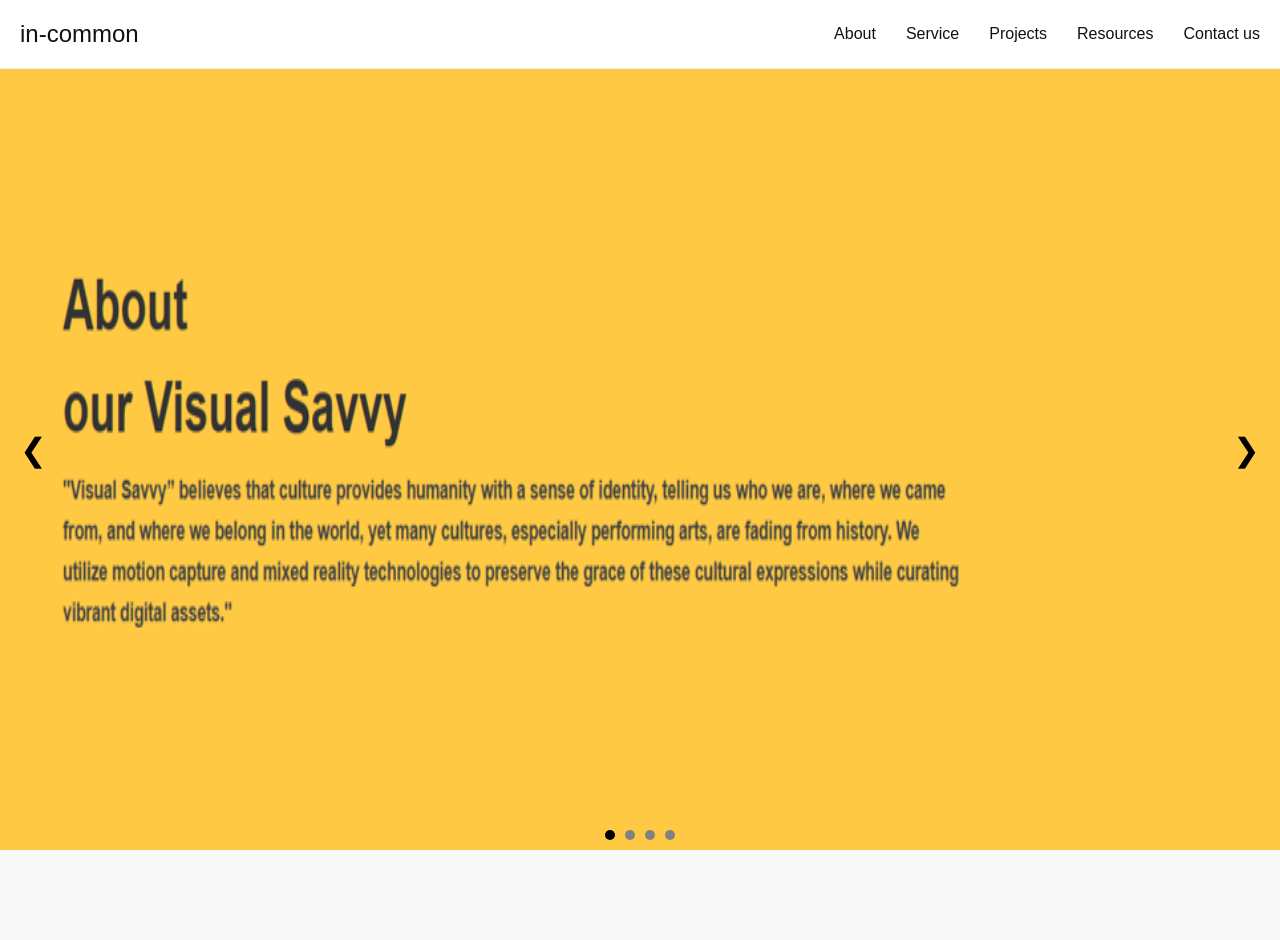
<file: index.html>
<!DOCTYPE html>
<html lang="th">
<head>
  <title>หน้าหลัก</title>
  <meta charset="utf-8">
  <meta name="viewport" content="width=device-width, initial-scale=1">
  <!-- <link rel="stylesheet" href="https://maxcdn.bootstrapcdn.com/bootstrap/3.4.1/css/bootstrap.min.css">
  <script src="https://ajax.googleapis.com/ajax/libs/jquery/3.7.1/jquery.min.js"></script>
  <script src="https://maxcdn.bootstrapcdn.com/bootstrap/3.4.1/js/bootstrap.min.js"></script> -->
  <link rel="stylesheet" href="css/style.css">

  <style>
    .carousel-container {
        width: 100%;
        height: 100%;
        max-width: 1800px; /* ปรับขนาดตามต้องการ */
        margin: 50px auto;
        position: relative;
        overflow: hidden;
    }

    .carousel-slide {
        display: flex;
        width: 100%;
        transition: transform 0.5s ease-in-out;
    }

    .carousel-item {
        flex: 0 0 100%;
    }

    .carousel-item img {
        width: 1700px;
        height: 800px;
        display: block;
        margin: auto;
    }

    .carousel-control {
        position: absolute;
        top: 50%;
        transform: translateY(-50%);
        font-size: 2em;
        color: black;
        background: none;
        border: none;
        cursor: pointer;
        padding: 10px;
        z-index: 10;
    }

    .prev-button {
        left: 10px;
    }

    .next-button {
        right: 10px;
    }

    .carousel-indicators {
        position: absolute;
        bottom: 10px;
        left: 50%;
        transform: translateX(-50%);
        display: flex;
    }

    .indicator {
        width: 10px;
        height: 10px;
        border-radius: 50%;
        background-color: gray;
        margin: 0 5px;
        cursor: pointer;
        border: none;
    }

    .indicator.active {
        background-color: black;
    }
</style>
   

</head>
<body>
    <header>
        <div class="container">
            <div class="logo">
                <a href="#">in-common</a>
            </div>
            <nav>
                <ul>
                    <li><a href="Pages/about.html">About</a></li>
                    <li><a href="Pages/service.html">Service</a></li>
                    <li><a href="Pages/projects.html">Projects</a></li>
                    <li><a href="">Resources</a></li>
                    <li><a href="Pages/contact.html">Contact us</a></li>
                </ul>
            </nav>
        </div>
    </header>

    <div class="carousel-container">
        <div class="carousel-slide">
            <div class="carousel-item">
                <a href="Pages/about.html">
                    <img src="images/WebPageAbout.png" alt="หน้า 1">
                </a>
            </div>
            <div class="carousel-item">
                <a href="https://www.facebook.com/?locale=th_TH" target="_blank">
                    <img src="images/apps-facebook-login.png" alt="หน้า 2">
                </a>
            </div>
            <div class="carousel-item">
                <a href="https://www.youtube.com/" target="_blank">
                    <img src="images/youtube-logo.png" alt="หน้า 3">
                </a>
            </div>
            <div class="carousel-item">
                <a href="https://www.google.co.th/?hl=th" target="_blank">
                    <img src="images/Google.png" alt="หน้า 4">
                </a>
            </div>
        </div>
        <button class="carousel-control prev-button">&#10094;</button>
        <button class="carousel-control next-button">&#10095;</button>
        <div class="carousel-indicators">
            <button class="indicator active"></button>
            <button class="indicator"></button>
            <button class="indicator"></button>
            <button class="indicator"></button>
        </div>
    </div>

    <footer>
    </footer>
    <script>
        const carouselContainer = document.querySelector('.carousel-container');
        const carouselSlide = document.querySelector('.carousel-slide');
        const carouselItems = document.querySelectorAll('.carousel-item');
        const prevButton = document.querySelector('.prev-button');
        const nextButton = document.querySelector('.next-button');
        const indicatorsContainer = document.querySelector('.carousel-indicators');
        const indicators = document.querySelectorAll('.indicator');

        let counter = 0;
        let slideWidth;

        function updateSlideWidth() {
            if (carouselItems.length > 0) {
                slideWidth = carouselItems[0].offsetWidth;
                carouselSlide.style.transform = `translateX(${-slideWidth * counter}px)`;
            }
        }

        
        updateSlideWidth();
        window.addEventListener('resize', updateSlideWidth);

        function goToSlide(index) {
            if (carouselItems.length === 0) return; 

            if (index >= carouselItems.length) counter = 0;
            else if (index < 0) counter = carouselItems.length - 1;
            else counter = index;

            carouselSlide.style.transform = `translateX(${-slideWidth * counter}px)`;
            updateIndicators();
        }

        function nextSlide() {
            goToSlide(counter + 1);
        }

        function prevSlide() {
            goToSlide(counter - 1);
        }

        function updateIndicators() {
            indicators.forEach(indicator => indicator.classList.remove('active'));
            if (indicators[counter]) {
                indicators[counter].classList.add('active');
            }
        }

        indicatorsContainer.addEventListener('click', (event) => {
            if (event.target.classList.contains('indicator')) {
                const index = Array.from(indicators).indexOf(event.target);
                goToSlide(index);
            }
        });

        nextButton.addEventListener('click', nextSlide);
        prevButton.addEventListener('click', prevSlide);

       
        let intervalId = setInterval(nextSlide, 3000);

        
        carouselContainer.addEventListener('mouseenter', () => clearInterval(intervalId));
        carouselContainer.addEventListener('mouseleave', () => (intervalId = setInterval(nextSlide, 3000)));
    </script>
</body>
</html>
</file>
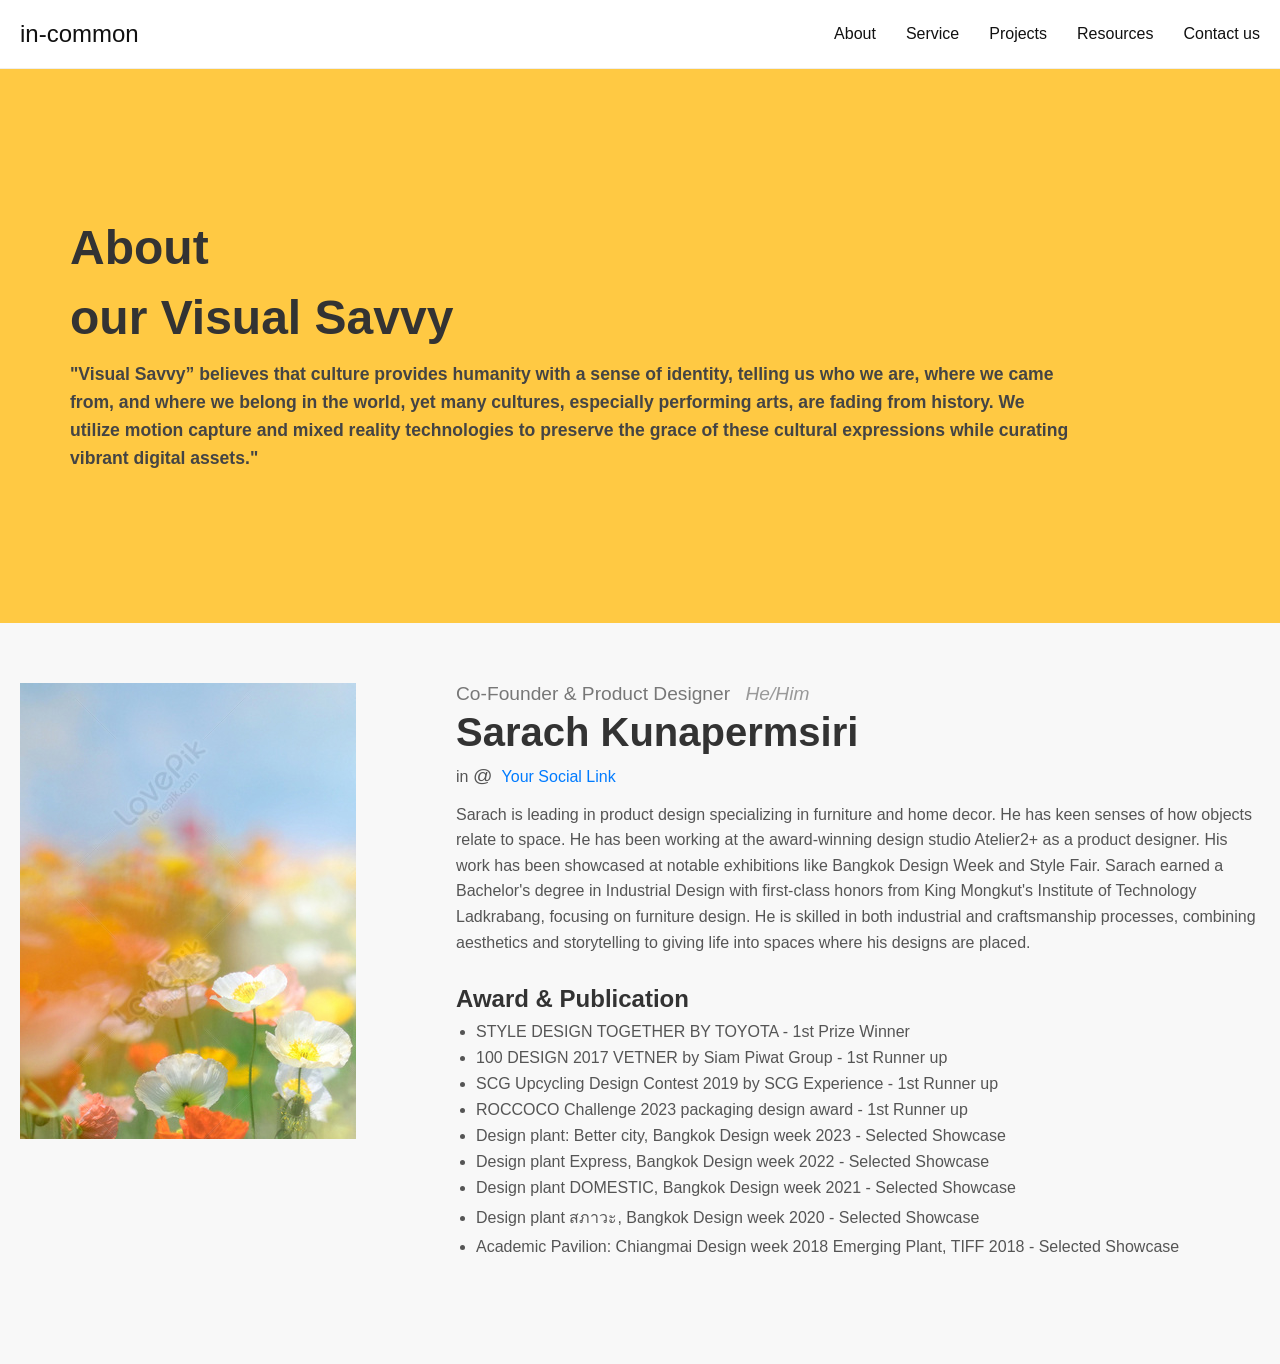
<file: Pages/about.html>
<!DOCTYPE html>
<html lang="th">
<head>
    <meta charset="UTF-8">
    <meta name="viewport" content="width=device-width, initial-scale=1.0">
    <title>เกี่ยวกับเรา</title>
    <link rel="stylesheet" href="../css/style.css">
    
</head>
<body>
    <header>
        <div class="container">
            <div class="logo">
                <a href="../index.html">in-common</a>
            </div>
            <nav>
                <ul>
                    <li class="current"><a href="about.html">About</a></li>
                    <li><a href="service.html">Service</a></li>
                    <li><a href="projects.html">Projects</a></li>
                    <li><a href="">Resources</a></li>
                    <li><a href="contact.html">Contact us</a></li>
                </ul>
            </nav>
        </div>
    </header>

    <div class="containerB">
        <main id="content">
            <section class="about-intro-section yellow-bg">
                <div class="about-container-fix">
                    <h2 class="about-title">About</h2>
                    <h2 class="about-title">our Visual Savvy</h2>
                    <h1 class="about-text">"Visual Savvy” believes that culture provides humanity with a sense of identity, telling us who we are, where we came from, and where we belong in the world, yet many cultures, especially performing arts, are fading from history. We utilize motion capture and mixed reality technologies to preserve the grace of these cultural expressions while curating vibrant digital assets."</h1>
                </div>
            </section>

            <section class="profile-section">
                <div class="profile-container">
                    <div class="profile-image">
                        <img src="../images/IMAGE2.jpg" alt="Sarach Kunapermsiri">
                    </div>
                    <div class="profile-info">
                        <p class="profile-title">Co-Founder & Product Designer <span class="pronouns">He/Him</span></p>
                        <h2 class="profile-fullname">Sarach Kunapermsiri</h2>
                        <p class="profile-social">in <span class="social-icon">@</span> <a href="#">Your Social Link</a></p>
                        <p class="profile-description">Sarach is leading in product design specializing in furniture and home decor. He has keen senses of how objects relate to space. He has been working at the award-winning design studio Atelier2+ as a product designer. His work has been showcased at notable exhibitions like Bangkok Design Week and Style Fair. Sarach earned a Bachelor's degree in Industrial Design with first-class honors from King Mongkut's Institute of Technology Ladkrabang, focusing on furniture design. He is skilled in both industrial and craftsmanship processes, combining aesthetics and storytelling to giving life into spaces where his designs are placed.</p>
                        <div class="award-publication">
                            <h3>Award & Publication</h3>
                            <ul>
                                <li>STYLE DESIGN TOGETHER BY TOYOTA - 1st Prize Winner</li>
                                <li>100 DESIGN 2017 VETNER by Siam Piwat Group - 1st Runner up</li>
                                <li>SCG Upcycling Design Contest 2019 by SCG Experience - 1st Runner up</li>
                                <li>ROCCOCO Challenge 2023 packaging design award - 1st Runner up</li>
                                <li>Design plant: Better city, Bangkok Design week 2023 - Selected Showcase</li>
                                <li>Design plant Express, Bangkok Design week 2022 - Selected Showcase</li>
                                <li>Design plant DOMESTIC, Bangkok Design week 2021 - Selected Showcase</li>
                                <li>Design plant สภาวะ, Bangkok Design week 2020 - Selected Showcase</li>
                                <li>Academic Pavilion: Chiangmai Design week 2018 Emerging Plant, TIFF 2018 - Selected Showcase</li>
                            </ul>
                        </div>
                    </div>
                </div>
            </section>
        </main>
    </div>

    <footer>
        <div class="container">
            <!-- <p>&copy; 2025 เว็บไซต์ของคุณ</p> -->
        </div>
    </footer>
</body>
</html>
</file>
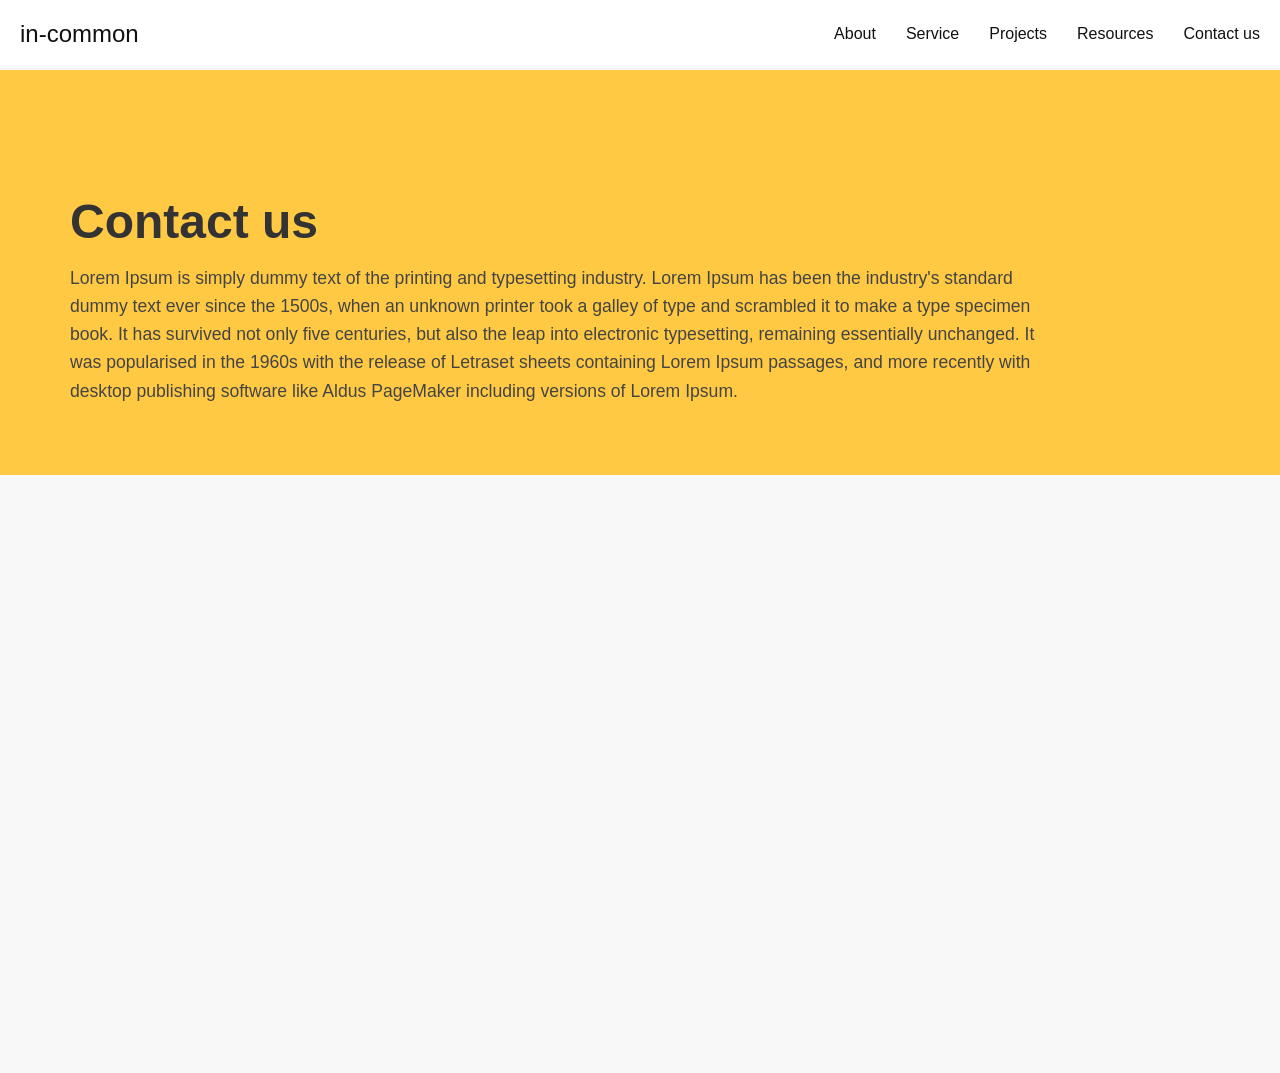
<file: Pages/contact.html>
<!DOCTYPE html>
<html lang="th">

<head>
    <meta charset="UTF-8">
    <meta name="viewport" content="width=device-width, initial-scale=1.0">
    <title>บริการของเรา</title>
    <link rel="stylesheet" href="../css/style.css">
    
</head>

<body>
    <header>
        <div class="container">
            <div class="logo">
                <a href="../index.html">in-common</a>
            </div>
            <nav>
                <ul>
                    <li><a href="about.html">About</a></li>
                    <li ><a href="service.html">Service</a></li>
                    <li><a href="projects.html">Projects</a></li>
                    <li><a href="">Resources</a></li>
                    <li class="current"><a href="contact.html">Contact us</a></li>
                </ul>
            </nav>
        </div>
    </header>

    <div class="containerB">
        <main id="content">
            <section class="about-section">
                <div class="about-container-fix">
                    <br>
                    <br>
                    <br>
                    <h1 class="about-title">Contact us</h1>
                    <p class="about-text">Lorem Ipsum is simply dummy text of the printing and typesetting industry.
                        Lorem Ipsum has been the industry's standard dummy text ever since the 1500s, when an unknown
                        printer took a galley of type and scrambled it to make a type specimen book. It has survived not
                        only five centuries, but also the leap into electronic typesetting, remaining essentially
                        unchanged. It was popularised in the 1960s with the release of Letraset sheets containing Lorem
                        Ipsum passages, and more recently with desktop publishing software like Aldus PageMaker
                        including versions of Lorem Ipsum.</p>
                </div>
            </section>
            <br>
            <br>
            <br>
            <div style="text-align: center;">
                <iframe
                    src="https://www.google.com/maps/embed?pb=!1m18!1m12!1m3!1d61948.65911887284!2d100.67129862654168!3d13.971030810465596!2m3!1f0!2f0!3f0!3m2!1i1024!2i768!4f13.1!3m3!1m2!1s0x311d7f4f9b47ae55%3A0xa9abc0d706d8d6e4!2zQ2FrZSBieSBULUFydCDguYDguITguYnguIHguKfguLHguJnguYDguIHguLTguJTguYHguKXguLDguYDguITguKPguLfguYjguK3guIfguJTguLfguYjguKE!5e0!3m2!1sth!2sth!4v1745922167067!5m2!1sth!2sth"
                    height="500" 
                    style="border:0; width: 80%;" 
                    allowfullscreen="" loading="lazy"
                    referrerpolicy="no-referrer-when-downgrade"></iframe>
            </div>

        </main>
    </div>

    <footer>
        <div class="container">
        </div>
    </footer>
</body>

</html>
</file>
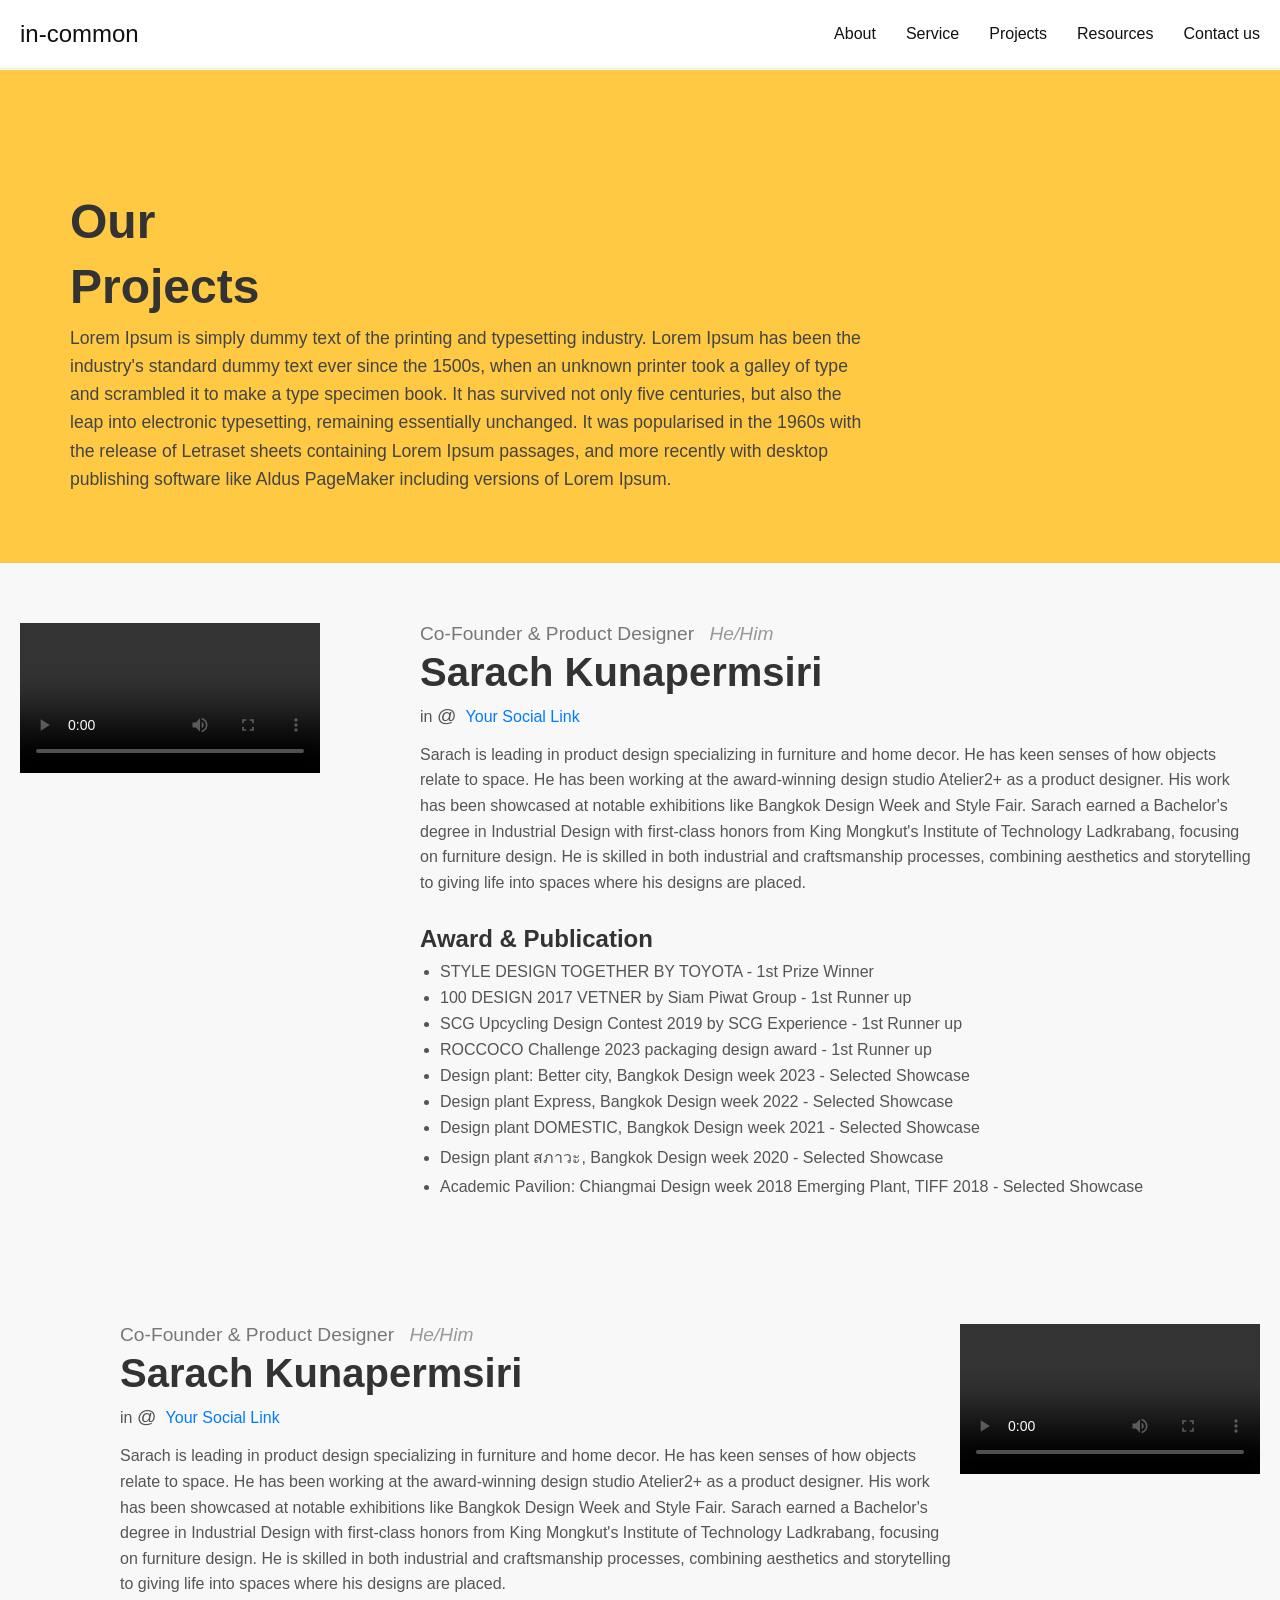
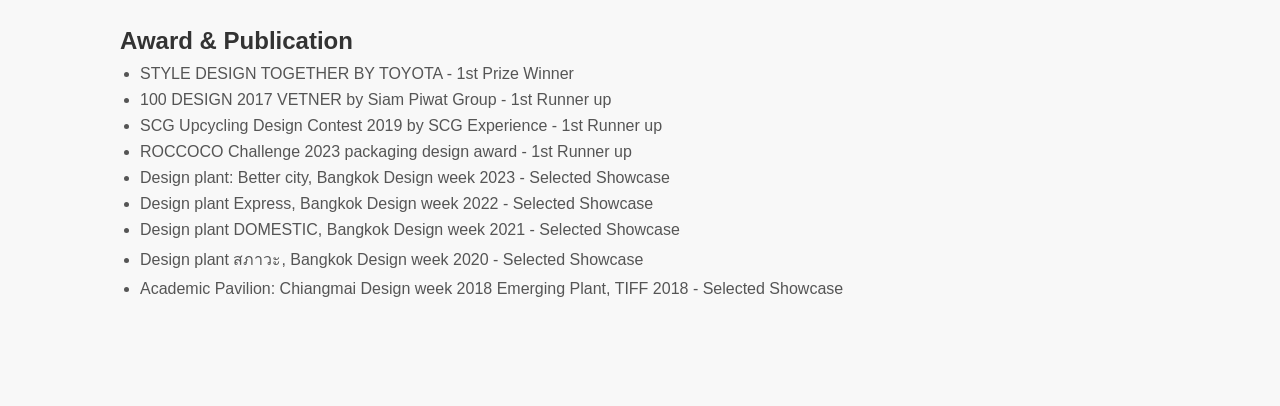
<file: Pages/projects.html>
<!DOCTYPE html>
<html lang="th">
<head>
    <meta charset="UTF-8">
    <meta name="viewport" content="width=device-width, initial-scale=1.0">
    <title>โครงการของเรา</title>
    <link rel="stylesheet" href="../css/style.css">
    <style>
        body {
            background-color: #f8f8f8; 
            font-family: sans-serif; 
            margin: 0;
            padding: 0; 
        }

        .about-container {
            background-color: #FFC943;
            padding: 70px; 
            text-align: left; 
        }
        .about-containerB {
            /* background-color: #FFC943; */
            padding: 70px; 
            text-align: left; 
        }

        .about-title {
            font-size: 3em; 
            color: #333; 
            margin-bottom: 10px; 
        }

        .visual-savvy {
            font-size: 2em; 
            color: #555; 
            font-weight: bold; 
            margin-bottom: 20px; 
        }

        .about-text {
            font-size: 1.1em; 
            color: #444; 
            line-height: 1.6;
            max-width: 800px; 
        }
    </style>
</head>
<body>
    <header>
        <div class="container">
            <div class="logo">
                <a href="../index.html">in-common</a>
            </div>
            <nav>
                <ul>
                    <li><a href="about.html">About</a></li>
                    <li><a href="service.html">Service</a></li>
                    <li class="current"><a href="projects.html">Projects</a></li>
                    <li><a href="">Resources</a></li>
                    <li><a href="contact.html">Contact us</a></li>
                </ul>
            </nav>
        </div>
    </header>

    <div class="containerB">
        <main id="content">
            <section class="about-section">
                <div class="about-container-fix">
                    <br>
                    <br>
                    <br>
                    <h1 class="about-title">Our</h1>
                    <h2 class="about-title">Projects</h2>
                    <p class="about-text">Lorem Ipsum is simply dummy text of the printing and typesetting industry. Lorem Ipsum has been the industry's standard dummy text ever since the 1500s, when an unknown printer took a galley of type and scrambled it to make a type specimen book. It has survived not only five centuries, but also the leap into electronic typesetting, remaining essentially unchanged. It was popularised in the 1960s with the release of Letraset sheets containing Lorem Ipsum passages, and more recently with desktop publishing software like Aldus PageMaker including versions of Lorem Ipsum.</p>
                    </div>
            </section>
            <section class="profile-section">
                <div class="profile-container">
                    <div class="">
                        <video controls width="300" height="auto">
                            <source src="../videos/VDO1.mp4" type="video/mp4">
                            Your browser does not support the video tag.
                        </video>
                    </div>
                    <div class="profile-info">
                        <p class="profile-title">Co-Founder & Product Designer <span class="pronouns">He/Him</span></p>
                        <h2 class="profile-fullname">Sarach Kunapermsiri</h2>
                        <p class="profile-social">in <span class="social-icon">@</span> <a href="#">Your Social Link</a></p>
                        <p class="profile-description">Sarach is leading in product design specializing in furniture and home decor. He has keen senses of how objects relate to space. He has been working at the award-winning design studio Atelier2+ as a product designer. His work has been showcased at notable exhibitions like Bangkok Design Week and Style Fair. Sarach earned a Bachelor's degree in Industrial Design with first-class honors from King Mongkut's Institute of Technology Ladkrabang, focusing on furniture design. He is skilled in both industrial and craftsmanship processes, combining aesthetics and storytelling to giving life into spaces where his designs are placed.</p>
                        <div class="award-publication">
                            <h3>Award & Publication</h3>
                            <ul>
                                <li>STYLE DESIGN TOGETHER BY TOYOTA - 1st Prize Winner</li>
                                <li>100 DESIGN 2017 VETNER by Siam Piwat Group - 1st Runner up</li>
                                <li>SCG Upcycling Design Contest 2019 by SCG Experience - 1st Runner up</li>
                                <li>ROCCOCO Challenge 2023 packaging design award - 1st Runner up</li>
                                <li>Design plant: Better city, Bangkok Design week 2023 - Selected Showcase</li>
                                <li>Design plant Express, Bangkok Design week 2022 - Selected Showcase</li>
                                <li>Design plant DOMESTIC, Bangkok Design week 2021 - Selected Showcase</li>
                                <li>Design plant สภาวะ, Bangkok Design week 2020 - Selected Showcase</li>
                                <li>Academic Pavilion: Chiangmai Design week 2018 Emerging Plant, TIFF 2018 - Selected Showcase</li>
                            </ul>
                        </div>
                    </div>
                </div>
            </section>
            <section class="profile-section">
                <div class="profile-container">
                    
                    <div class="profile-info">
                        <p class="profile-title">Co-Founder & Product Designer <span class="pronouns">He/Him</span></p>
                        <h2 class="profile-fullname">Sarach Kunapermsiri</h2>
                        <p class="profile-social">in <span class="social-icon">@</span> <a href="#">Your Social Link</a></p>
                        <p class="profile-description">Sarach is leading in product design specializing in furniture and home decor. He has keen senses of how objects relate to space. He has been working at the award-winning design studio Atelier2+ as a product designer. His work has been showcased at notable exhibitions like Bangkok Design Week and Style Fair. Sarach earned a Bachelor's degree in Industrial Design with first-class honors from King Mongkut's Institute of Technology Ladkrabang, focusing on furniture design. He is skilled in both industrial and craftsmanship processes, combining aesthetics and storytelling to giving life into spaces where his designs are placed.</p>
                        <div class="award-publication">
                            <h3>Award & Publication</h3>
                            <ul>
                                <li>STYLE DESIGN TOGETHER BY TOYOTA - 1st Prize Winner</li>
                                <li>100 DESIGN 2017 VETNER by Siam Piwat Group - 1st Runner up</li>
                                <li>SCG Upcycling Design Contest 2019 by SCG Experience - 1st Runner up</li>
                                <li>ROCCOCO Challenge 2023 packaging design award - 1st Runner up</li>
                                <li>Design plant: Better city, Bangkok Design week 2023 - Selected Showcase</li>
                                <li>Design plant Express, Bangkok Design week 2022 - Selected Showcase</li>
                                <li>Design plant DOMESTIC, Bangkok Design week 2021 - Selected Showcase</li>
                                <li>Design plant สภาวะ, Bangkok Design week 2020 - Selected Showcase</li>
                                <li>Academic Pavilion: Chiangmai Design week 2018 Emerging Plant, TIFF 2018 - Selected Showcase</li>
                            </ul>
                        </div>
                    </div>
                    <div class="">
                        <video controls width="300" height="auto">
                            <source src="../videos/VDO1.mp4" type="video/mp4">
                            Your browser does not support the video tag.
                        </video>
                    </div>
                </div>
            </section>
        </main>
    </div>

    <footer>
        <div class="container">
            <!-- <p>&copy; 2025 เว็บไซต์ของคุณ</p> -->
        </div>
    </footer>
</body>
</html>
</file>
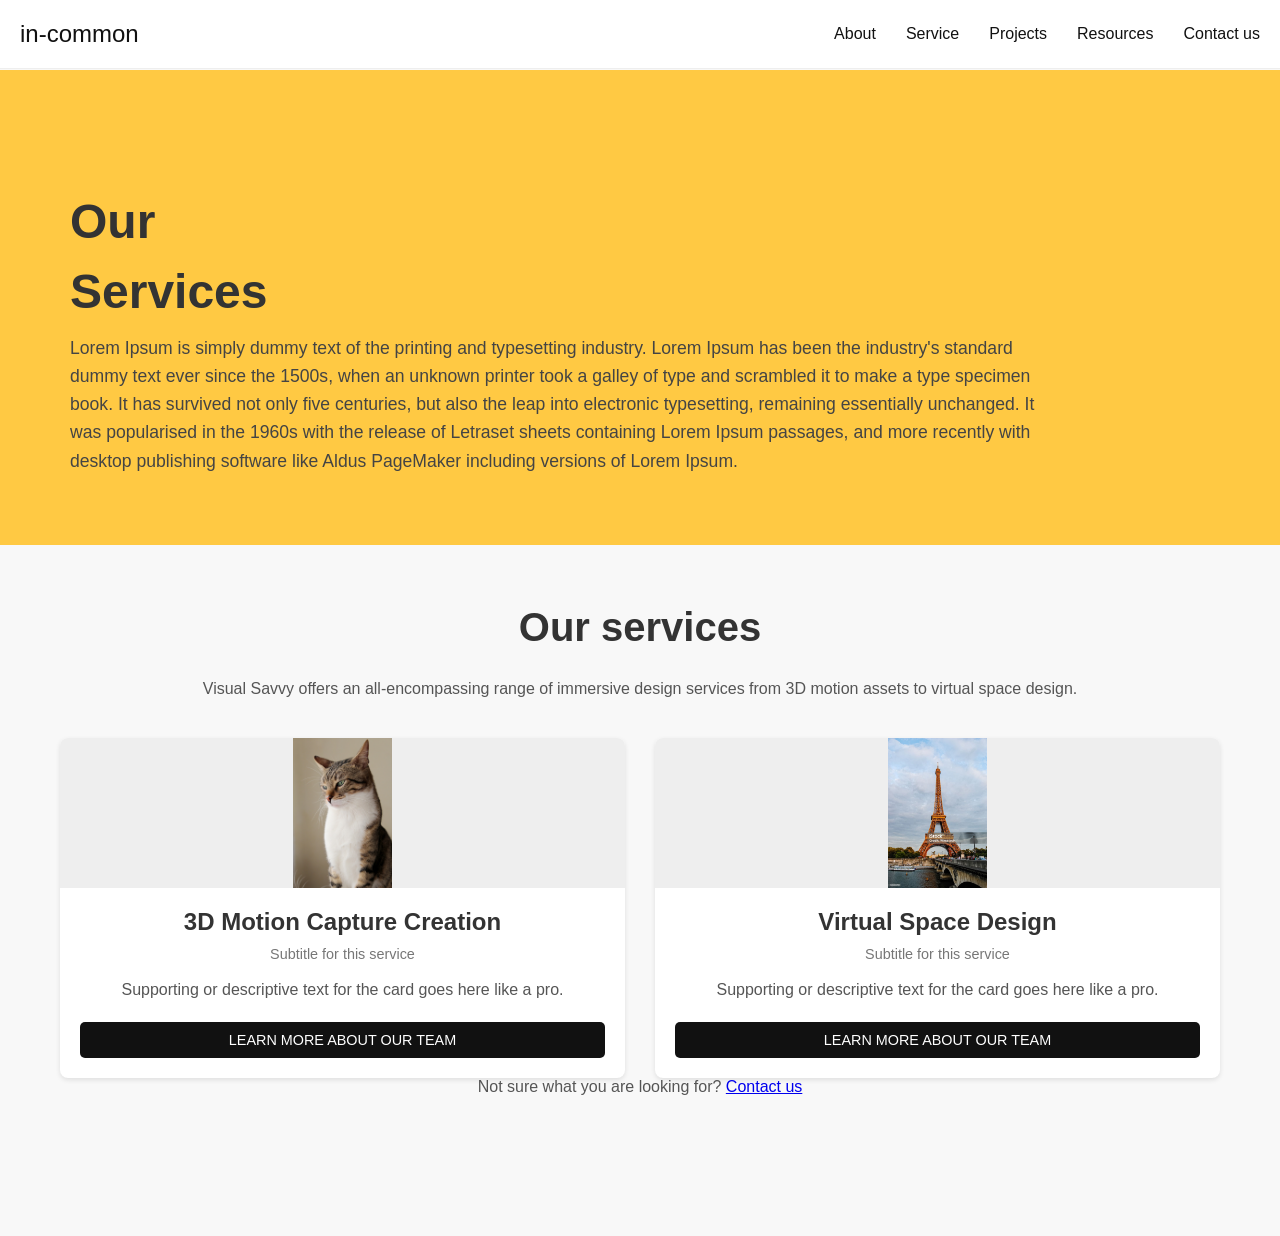
<file: Pages/service.html>
<!DOCTYPE html>
<html lang="th">
<head>
    <meta charset="UTF-8">
    <meta name="viewport" content="width=device-width, initial-scale=1.0">
    <title>บริการของเรา</title>
    <link rel="stylesheet" href="../css/style.css">
    
</head>
<body>
    <header>
        <div class="container">
            <div class="logo">
                <a href="../index.html">in-common</a>
            </div>
            <nav>
                <ul>
                    <li><a href="about.html">About</a></li>
                    <li class="current"><a href="service.html">Service</a></li>
                    <li><a href="projects.html">Projects</a></li>
                    <li><a href="">Resources</a></li>
                    <li><a href="contact.html">Contact us</a></li> </ul>
            </nav>
        </div>
    </header>

    <div class="containerB">
        <main id="content">
            <section class="about-section">
                <div class="about-container-fix">
                    <br>
                    <br>
                    <br>
                    <h1 class="about-title">Our</h1>
                    <h2 class="about-title">Services</h2>
                    <p class="about-text">Lorem Ipsum is simply dummy text of the printing and typesetting industry. Lorem Ipsum has been the industry's standard dummy text ever since the 1500s, when an unknown printer took a galley of type and scrambled it to make a type specimen book. It has survived not only five centuries, but also the leap into electronic typesetting, remaining essentially unchanged. It was popularised in the 1960s with the release of Letraset sheets containing Lorem Ipsum passages, and more recently with desktop publishing software like Aldus PageMaker including versions of Lorem Ipsum.</p>
                </div>
            </section>
            <section class="services-section">
                <div class="container">
                    <h2>Our services</h2>
                    <p>Visual Savvy offers an all-encompassing range of immersive design services from 3D motion assets to virtual space design.</p>
            
                    <div class="services-grid">
                        <div class="service-card">
                            <div class="card-image">
                                <img src="../images/IMAE3.jpg" alt="3D Motion Capture Creation">
                            </div>
                            <div class="card-content">
                                <h3>3D Motion Capture Creation</h3>
                                <p class="subtitle">Subtitle for this service</p>
                                <p class="description">Supporting or descriptive text for the card goes here like a pro.</p>
                                <a href="#" class="learn-more-button">LEARN MORE ABOUT OUR TEAM</a>
                            </div>
                        </div>
            
                        <div class="service-card">
                            <div class="card-image">
                                <img src="../images/IMAGE4.jpg" alt="Virtual Space Design">
                            </div>
                            <div class="card-content">
                                <h3>Virtual Space Design</h3>
                                <p class="subtitle">Subtitle for this service</p>
                                <p class="description">Supporting or descriptive text for the card goes here like a pro.</p>
                                <a href="#" class="learn-more-button">LEARN MORE ABOUT OUR TEAM</a>
                            </div>
                        </div>
            
                        </div>
            
                    <p>Not sure what you are looking for? <a href="contact.html">Contact us</a></p>
                </div>
            </section>
            
        </main>
    </div>

    <footer>
        <div class="container">
            <!-- <p>&copy; 2025 เว็บไซต์ของคุณ</p> -->
        </div>
    </footer>
</body>
</html>
</file>
<file: css/style.css>
* {
    margin: 0;
    padding: 0;
    box-sizing: border-box;
}

body {
    font-family: 'Helvetica Neue', sans-serif;
    color: #111;
    background-color: #fff;
}


.container {
    max-width: 1800px;
    margin: 0 auto;
    padding: 0 20px;
}
.containerB {
    max-width: 2000px;
    margin: 0 auto;
}
body {
    background-color: #f8f8f8; 
    font-family: sans-serif; 
    margin: 0; 
    padding: 0;
}

.about-container {
    background-color: #FFC943; 
    padding: 70px; 
    text-align: left; 
}
.about-container-fix {
    background-color: #FFC943; 
    padding: 70px; 
    text-align: left; 
    margin-top: 70px;
}

.about-title {
    font-size: 3em; 
    color: #333;
    margin-bottom: 10px; 
}
.about-sub-title {
    font-size: 1em; 
    color: #333; 
    margin-bottom: 10px; 
}

.visual-savvy {
    font-size: 2em; 
    color: #555;
    font-weight: bold; 
    margin-bottom: 20px; 
}

.about-text {
    font-size: 1.1em; 
    color: #444; 
    line-height: 1.6;
    max-width: 1000px; 
}


header {
    background-color: #ffffff;
    padding: 20px 0;
    border-bottom: 1px solid #eee;
    position: fixed; 
    top: 0; 
    left: 0; 
    width: 100%; 
    z-index: 100;
}


.logo a {
    font-size: 1.5rem;
    font-weight: 500;
    color: #111;
    text-decoration: none;
}

header .container {
    display: flex;
    justify-content: space-between;
    align-items: center;
    max-width: 1800px;
}


nav ul {
    list-style: none;
    display: flex;
    gap: 30px;
}

nav ul li a {
    text-decoration: none;
    color: #111;
    font-weight: 300;
    font-size: 1rem;
    transition: color 0.3s ease;
}

nav ul li a:hover {
    color: #ff4d4d; 
}


footer {
    text-align: center;
    padding: 20px 0;
    font-size: 0.9rem;
    color: #888;
}

.yellow-bg {
    background-color: #FFC943;
    padding: 80px 0; 
}

.about-title {
    font-size: 3em;
    color: #333;
    margin-bottom: 15px;
}

.about-subtitle {
    font-size: 1.1em;
    color: #555;
    line-height: 1.6;
    max-width: 600px;
    margin: 0 auto 30px;
}

.our-mission-section {
    margin: auto;
    padding: 60px 0;
}

.mission-container {
    display: flex; 
    flex-direction: row-reverse; 
    align-items: flex-start;
    max-width: 1200px;
    margin: 0 auto;
    padding: 0 20px;
}

.mission-text {
    flex: 5; 
    padding-right: 40px; 
}

.mission-text h2 {
    font-size: 2.5em;
    color: #333;
    margin-bottom: 20px;
}

.mission-text p {
    font-size: 1.1em;
    color: #555;
    line-height: 1.6;
    margin-bottom: 15px;
}

.mission-image {
    flex: 0 0 600px; 
    margin-right: 40px;
}

.mission-image img {
    display: block;
    width: 100%;
    height:  50vh;
    border-radius: 8px; 
    box-shadow: 0 2px 5px rgba(0, 0, 0, 0.1);
}
.profile-section {
    padding: 40px 0;
}

.profile-container {
    display: flex;
    align-items: flex-start;
    max-width: 1800px;
    margin: 0 auto;
    padding: 20px;
}

.profile-image {
    max-width: 400px; 
    margin: 0 auto;
  }

/* .profile-image img {
    display: block;
    width: 150%; 
    height: 525px;
    border-radius: 8px;
    box-shadow: 0 2px 5px rgba(0, 0, 0, 0.1);
} */
.profile-image img {
    width: 100%; 
    height: auto;
    display: block;
    max-width: 400px;
  }

.profile-info {
    flex: 1;
    margin-left: 100px;
}

.profile-title {
    font-size: 1.2em;
    color: #777;
    margin-bottom: 5px;
}

.pronouns {
    color: #999;
    font-style: italic;
    margin-left: 10px;
}

.profile-fullname {
    font-size: 2.5em;
    color: #333;
    margin-bottom: 10px; 
}

.profile-social {
    font-size: 1em;
    color: #555;
    margin-bottom: 15px; 
}

.profile-social a {
    color: #007bff;
    text-decoration: none;
}

.profile-social a:hover {
    text-decoration: underline;
}

.social-icon {
    font-size: 1.2em;
    margin-right: 5px;
}

.profile-description {
    line-height: 1.6;
    color: #555;
    margin-bottom: 30px;
}

.award-publication h3 {
    font-size: 1.5em;
    color: #333;
    margin-bottom: 10px;
}

.award-publication ul {
    list-style: disc;
    padding-left: 20px;
    color: #555;
}

.award-publication li {
    margin-bottom: 8px;
}

.services-section {
    padding: 60px 0; 
    background-color: #f8f8f8; 
}

.services-section h2 {
    font-size: 2.5em;
    color: #333;
    text-align: center;
    margin-bottom: 30px;
}

.services-section p {
    color: #555;
    text-align: center;
    margin-bottom: 40px;
}

.services-grid {
    display: grid;
    grid-template-columns: repeat(auto-fit, minmax(300px, 1fr));
    gap: 30px;
    max-width: 1200px; 
    margin: 0 auto; 
    padding: 0 20px;
}

.service-card {
    background-color: #fff;
    border-radius: 8px;
    box-shadow: 0 2px 5px rgba(0, 0, 0, 0.1);
    overflow: hidden; 
    display: flex;
    flex-direction: column;
}

.card-image {
   
    height: 150px;
    display: flex;
    justify-content: center;
    align-items: center;
    background-color: #eee; 
}

.card-image img {
    max-width: 100%;
    max-height: 100%;
    object-fit: contain;
}

.card-content {
    padding: 20px;
    text-align: center;
    flex-grow: 1;
    display: flex;
    flex-direction: column;
    justify-content: space-between; 
}

.card-content h3 {
    font-size: 1.5em;
    color: #333;
    margin-bottom: 10px;
}

.card-content .subtitle {
    font-size: 0.9em;
    color: #777;
    margin-bottom: 15px;
}

.card-content .description {
    font-size: 1em;
    color: #555;
    line-height: 1.6;
    margin-bottom: 20px;
    flex-grow: 1; 
}

.learn-more-button {
    display: inline-block;
    background-color: #111;
    color: #fff;
    padding: 10px 20px;
    text-decoration: none;
    border-radius: 5px;
    font-size: 0.9em;
    transition: background-color 0.3s ease;
}

.learn-more-button:hover {
    background-color: #333;
}


/* Default styles สำหรับหน้าจอขนาดใหญ่ */
body {
    font-size: 16px;
    /* ... CSS อื่นๆ ... */
}

.container {
    max-width: 1800px;
    margin: 0 auto;
    padding: 0 20px;
}

nav ul {
    display: flex;
    gap: 30px;
}

@media (max-width: 599px) {
    body {
        font-size: 14px;
    }

    .container {
        padding: 0 10px;
    }

    nav ul {
        display: block; 
    }

    nav ul li {
        margin-bottom: 10px;
    }
}

@media (min-width: 600px) and (max-width: 991px) {
    body {
        font-size: 15px;
    }

    .container {
        max-width: 960px;
        padding: 0 15px;
    }

    nav ul {
        gap: 20px;
    }
}


/* Default styles สำหรับหน้าจอขนาดใหญ่ (เหมือนเดิม) */
/* ... */

/* Styles สำหรับแท็บเล็ต (768px - 991px) */
@media (min-width: 768px) and (max-width: 991px) {
    .container {
        max-width: 720px; /* ปรับขนาด Container สำหรับแท็บเล็ต */
    }

    nav ul {
        gap: 15px; /* ลดระยะห่างเมนู */
    }

    .about-title {
        font-size: 2.2em; /* ลดขนาดหัวข้อ */
    }
}

/* Styles สำหรับมือถือ (น้อยกว่า 600px) */
@media (max-width: 599px) {
    body {
        font-size: 14px;
    }

    .container {
        padding: 0 10px;
    }

    nav ul {
        display: block;
    }

    nav ul li {
        margin-bottom: 10px;
        text-align: center;
    }

   

    .profile-container {
        flex-direction: column; /* เปลี่ยนเป็นแนวตั้งบนมือถือ */
        align-items: center; /* จัดตรงกลาง */
    }
      
    .profile-info {
        margin-left: 0;
        text-align: center;
    }

    .services-grid {
        grid-template-columns: 1fr;
    }

    .map-responsive {
        position: relative;
        overflow: hidden;
        padding-bottom: 56.25%; 
        height: 0;
    }
    
    .map-responsive iframe {
        position: absolute;
        top: 0;
        left: 0;
        width: 100% !important;
        height: 100% !important;
    }
    
}
</file>
